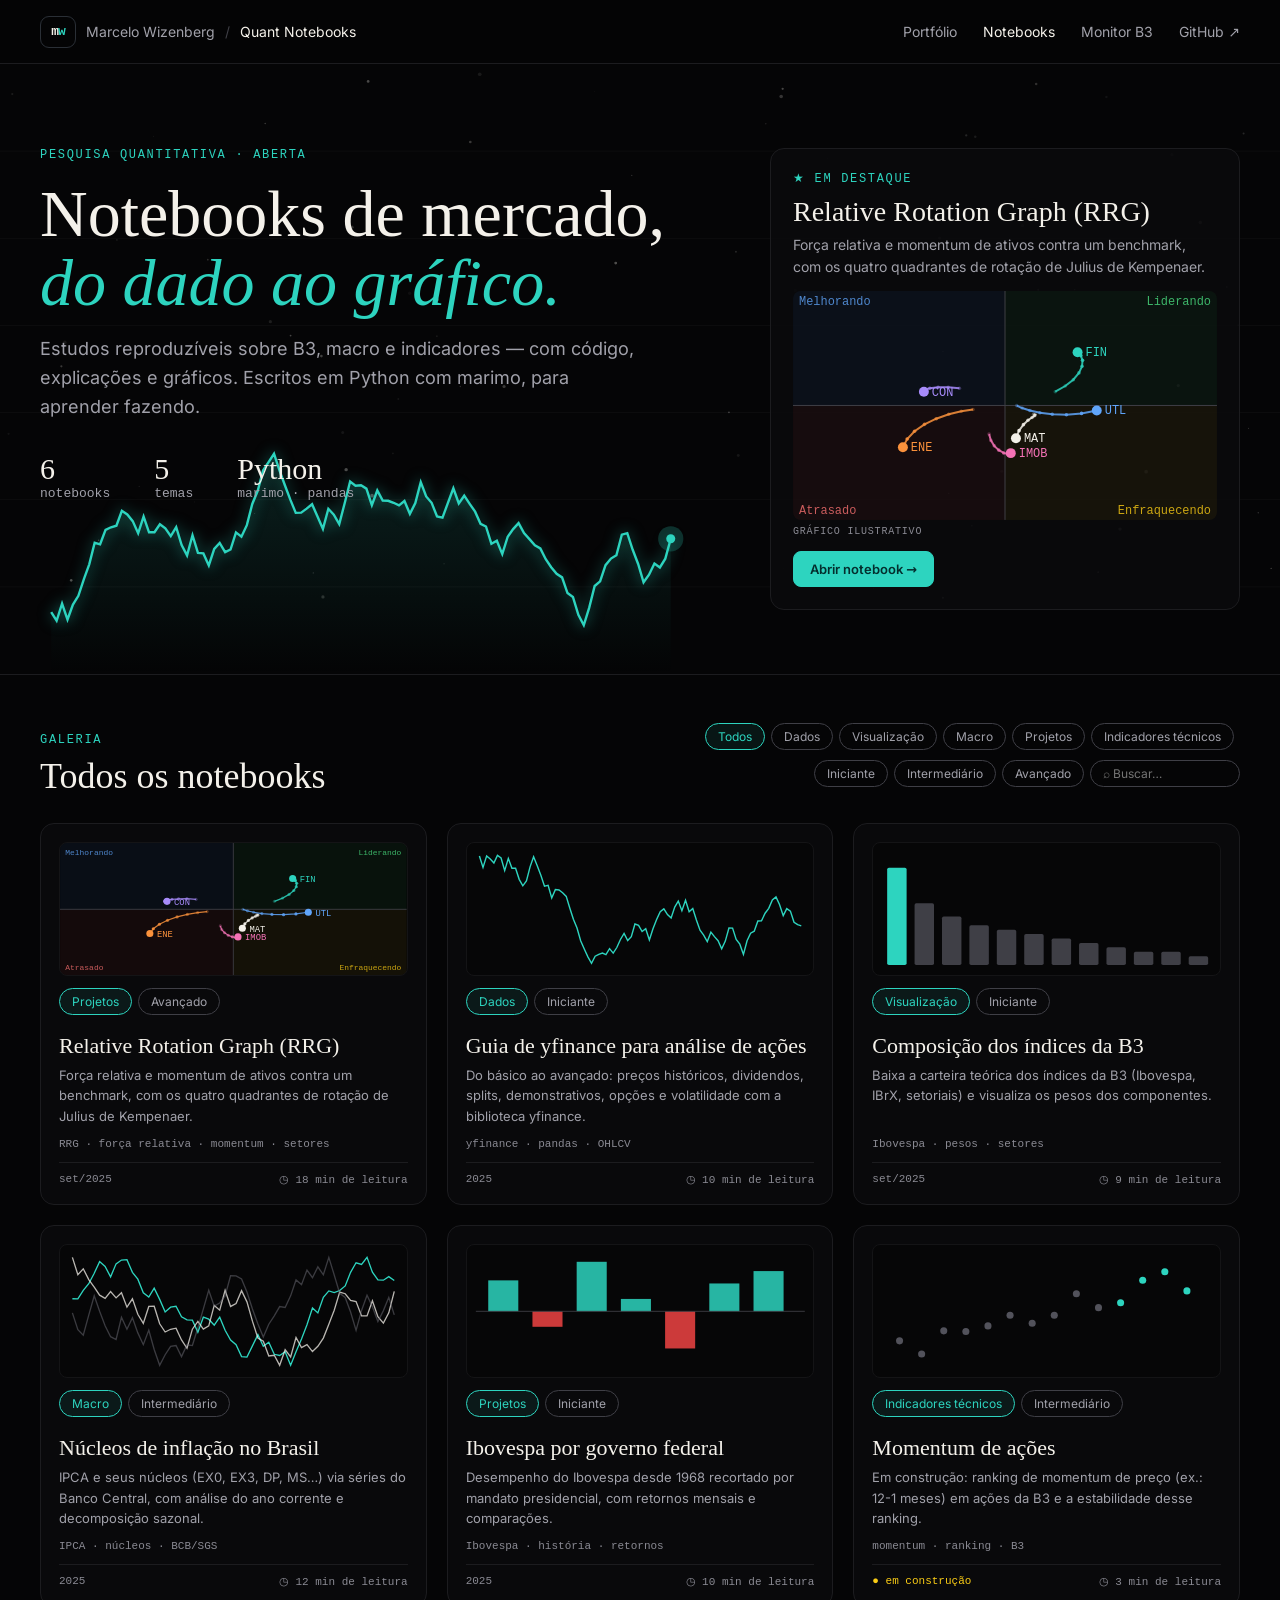
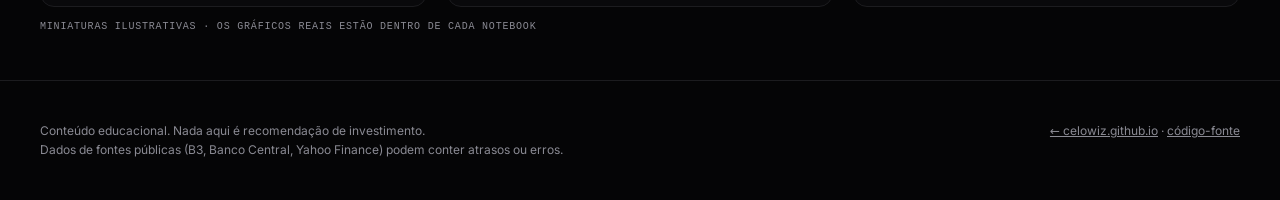
<file: index.html>
<!doctype html>
<html lang="pt-BR"><head><meta charset="utf-8"><meta name="viewport" content="width=device-width,initial-scale=1">
<title>Quant Notebooks · Marcelo Wizenberg</title>
<meta name="description" content="Notebooks educacionais de pesquisa quantitativa sobre B3, macro e indicadores, com código aberto em Python (marimo).">
<link rel="canonical" href="https://celowiz.github.io/quant-notebooks/">
<meta property="og:type" content="website"><meta property="og:site_name" content="Marcelo Wizenberg"><meta property="og:title" content="Quant Notebooks · Marcelo Wizenberg"><meta property="og:description" content="Notebooks educacionais de pesquisa quantitativa sobre B3, macro e indicadores, com código aberto em Python (marimo)."><meta property="og:url" content="https://celowiz.github.io/quant-notebooks/"><meta property="og:image" content="https://celowiz.github.io/quant-notebooks/og.png"><meta property="og:image:type" content="image/png"><meta property="og:image:width" content="1200"><meta property="og:image:height" content="630"><meta property="og:image:alt" content="Quant Notebooks · celowiz.github.io/quant-notebooks"><meta property="og:locale" content="pt_BR">
<meta name="twitter:card" content="summary_large_image"><meta name="twitter:creator" content="@marcelo_wz"><meta name="twitter:title" content="Quant Notebooks · Marcelo Wizenberg"><meta name="twitter:description" content="Notebooks educacionais de pesquisa quantitativa sobre B3, macro e indicadores, com código aberto em Python (marimo)."><meta name="twitter:image" content="https://celowiz.github.io/quant-notebooks/og.png"><meta name="twitter:image:alt" content="Quant Notebooks · celowiz.github.io/quant-notebooks">
<link rel="stylesheet" href="assets/qn.css?v=4"><link rel="stylesheet" href="assets/home.css?v=4"><!--qn-ga--><link rel="icon" href="favicon.ico" sizes="48x48"><link rel="icon" type="image/svg+xml" href="favicon.svg"><link rel="icon" type="image/png" sizes="32x32" href="favicon-32.png"><link rel="apple-touch-icon" href="apple-touch-icon.png"><script async src="https://www.googletagmanager.com/gtag/js?id=G-QCBFGR39WG"></script><script>window.dataLayer=window.dataLayer||[];function gtag(){dataLayer.push(arguments)}gtag('js',new Date());gtag('set',{content_group:'quant-notebooks',notebook:'home'});gtag('config','G-QCBFGR39WG');</script><script defer src="assets/ga.js?v=4"></script><!--/qn-ga-->
</head><body>
<header class="qn-nav"><a class="qn-logo" href="https://celowiz.github.io/"><span class="mw">m<b>w</b></span><span class="hide-sm">Marcelo Wizenberg</span><span class="sep hide-sm">/</span><span class="cur">Quant Notebooks</span></a>
<nav class="qn-links"><a href="https://celowiz.github.io/">Portfólio</a><a class="on" href="#galeria">Notebooks</a><a class="hide-sm" href="https://celowiz.github.io/monitor-b3/">Monitor B3</a><a href="https://github.com/celowiz/quant-notebooks" target="_blank" rel="noopener">GitHub ↗</a></nav></header>
<section class="hero"><canvas id="hero-bg" aria-hidden="true"></canvas>
<div class="hero-in"><div><div class="eyebrow">Pesquisa quantitativa · aberta</div>
<h1>Notebooks de mercado,<br><i>do dado ao gráfico.</i></h1>
<p>Estudos reproduzíveis sobre B3, macro e indicadores — com código, explicações e gráficos. Escritos em Python com marimo, para aprender fazendo.</p>
<div class="stats"><div><b>6</b>notebooks</div><div><b>5</b>temas</div><div><b>Python</b>marimo · pandas</div></div></div>
<a class="feat" href="notebooks/projects/rrg.html"><div class="eyebrow">★ Em destaque</div><h2>Relative Rotation Graph (RRG)</h2><p style="color:var(--mut)">Força relativa e momentum de ativos contra um benchmark, com os quatro quadrantes de rotação de Julius de Kempenaer.</p>
<svg id="feat-svg" viewBox="0 0 426 230" aria-hidden="true"></svg><div class="ill" style="margin-top:6px">gráfico ilustrativo</div>
<div style="margin-top:14px"><span class="btn p">Abrir notebook →</span></div></a></div></section>
<main class="wrap" id="galeria"><div class="ghead"><div><div class="eyebrow">Galeria</div><h2>Todos os notebooks</h2></div>
<div class="filters"><div class="row"><button class="chip on" data-theme-f="Todos">Todos</button><button class="chip" data-theme-f="Dados">Dados</button><button class="chip" data-theme-f="Visualização">Visualização</button><button class="chip" data-theme-f="Macro">Macro</button><button class="chip" data-theme-f="Projetos">Projetos</button><button class="chip" data-theme-f="Indicadores técnicos">Indicadores técnicos</button></div>
<div class="row"><button class="chip" data-level-f="Iniciante">Iniciante</button><button class="chip" data-level-f="Intermediário">Intermediário</button><button class="chip" data-level-f="Avançado">Avançado</button><input id="q" class="search" type="search" placeholder="⌕ Buscar…" aria-label="Buscar notebooks"></div></div></div>
<div class="grid"><a class="card" href="notebooks/projects/rrg.html" data-theme="Projetos" data-level="Avançado" data-search="relative rotation graph (rrg) forca relativa e momentum de ativos contra um benchmark, com os quatro quadrantes de rotacao de julius de kempenaer. projetos avancado rrg forca relativa momentum setores">
<svg viewBox="0 0 392 150" data-kind="rrg" aria-hidden="true"></svg>
<div style="margin-top:12px"><span class="chip on static">Projetos</span><span class="chip static">Avançado</span></div>
<h3>Relative Rotation Graph (RRG)</h3><p>Força relativa e momentum de ativos contra um benchmark, com os quatro quadrantes de rotação de Julius de Kempenaer.</p><div class="tags">RRG · força relativa · momentum · setores</div>
<div class="meta"><span>set/2025</span><span>◷ 18 min de leitura</span></div></a><a class="card" href="notebooks/data_extractor/yfinance_guide.html" data-theme="Dados" data-level="Iniciante" data-search="guia de yfinance para analise de acoes do basico ao avancado: precos historicos, dividendos, splits, demonstrativos, opcoes e volatilidade com a biblioteca yfinance. dados iniciante yfinance pandas ohlcv">
<svg viewBox="0 0 392 150" data-kind="line" aria-hidden="true"></svg>
<div style="margin-top:12px"><span class="chip on static">Dados</span><span class="chip static">Iniciante</span></div>
<h3>Guia de yfinance para análise de ações</h3><p>Do básico ao avançado: preços históricos, dividendos, splits, demonstrativos, opções e volatilidade com a biblioteca yfinance.</p><div class="tags">yfinance · pandas · OHLCV</div>
<div class="meta"><span>2025</span><span>◷ 10 min de leitura</span></div></a><a class="card" href="notebooks/data_visualization/b3_index_composition.html" data-theme="Visualização" data-level="Iniciante" data-search="composicao dos indices da b3 baixa a carteira teorica dos indices da b3 (ibovespa, ibrx, setoriais) e visualiza os pesos dos componentes. visualizacao iniciante ibovespa pesos setores">
<svg viewBox="0 0 392 150" data-kind="bars" aria-hidden="true"></svg>
<div style="margin-top:12px"><span class="chip on static">Visualização</span><span class="chip static">Iniciante</span></div>
<h3>Composição dos índices da B3</h3><p>Baixa a carteira teórica dos índices da B3 (Ibovespa, IBrX, setoriais) e visualiza os pesos dos componentes.</p><div class="tags">Ibovespa · pesos · setores</div>
<div class="meta"><span>set/2025</span><span>◷ 9 min de leitura</span></div></a><a class="card" href="notebooks/macroeconomics/br_core_inflation.html" data-theme="Macro" data-level="Intermediário" data-search="nucleos de inflacao no brasil ipca e seus nucleos (ex0, ex3, dp, ms…) via series do banco central, com analise do ano corrente e decomposicao sazonal. macro intermediario ipca nucleos bcb/sgs">
<svg viewBox="0 0 392 150" data-kind="multi" aria-hidden="true"></svg>
<div style="margin-top:12px"><span class="chip on static">Macro</span><span class="chip static">Intermediário</span></div>
<h3>Núcleos de inflação no Brasil</h3><p>IPCA e seus núcleos (EX0, EX3, DP, MS…) via séries do Banco Central, com análise do ano corrente e decomposição sazonal.</p><div class="tags">IPCA · núcleos · BCB/SGS</div>
<div class="meta"><span>2025</span><span>◷ 12 min de leitura</span></div></a><a class="card" href="notebooks/projects/ibov_por_governo.html" data-theme="Projetos" data-level="Iniciante" data-search="ibovespa por governo federal desempenho do ibovespa desde 1968 recortado por mandato presidencial, com retornos mensais e comparacoes. projetos iniciante ibovespa historia retornos">
<svg viewBox="0 0 392 150" data-kind="gov" aria-hidden="true"></svg>
<div style="margin-top:12px"><span class="chip on static">Projetos</span><span class="chip static">Iniciante</span></div>
<h3>Ibovespa por governo federal</h3><p>Desempenho do Ibovespa desde 1968 recortado por mandato presidencial, com retornos mensais e comparações.</p><div class="tags">Ibovespa · história · retornos</div>
<div class="meta"><span>2025</span><span>◷ 10 min de leitura</span></div></a><a class="card" href="notebooks/technical_indicators/stocks_momentum.html" data-theme="Indicadores técnicos" data-level="Intermediário" data-search="momentum de acoes em construcao: ranking de momentum de preco (ex.: 12-1 meses) em acoes da b3 e a estabilidade desse ranking. indicadores tecnicos intermediario momentum ranking b3">
<svg viewBox="0 0 392 150" data-kind="mom" aria-hidden="true"></svg>
<div style="margin-top:12px"><span class="chip on static">Indicadores técnicos</span><span class="chip static">Intermediário</span></div>
<h3>Momentum de ações</h3><p>Em construção: ranking de momentum de preço (ex.: 12-1 meses) em ações da B3 e a estabilidade desse ranking.</p><div class="tags">momentum · ranking · B3</div>
<div class="meta"><span class="draft">● em construção</span><span>◷ 3 min de leitura</span></div></a></div><p class="empty" id="empty">Nenhum notebook com esses filtros.</p>
<div class="ill" style="margin-top:14px">miniaturas ilustrativas · os gráficos reais estão dentro de cada notebook</div></main>
<footer><p class="disclaimer">Conteúdo educacional. Nada aqui é recomendação de investimento.<br>Dados de fontes públicas (B3, Banco Central, Yahoo Finance) podem conter atrasos ou erros.</p>
<p class="disclaimer"><a href="https://celowiz.github.io/">← celowiz.github.io</a> · <a href="https://github.com/celowiz/quant-notebooks">código-fonte</a></p></footer>
<script src="assets/previews.js?v=4"></script><script src="assets/home.js?v=4"></script>
</body></html>
</file>
<file: assets/qn.css>
@font-face{font-family:Inter;src:url(inter.woff2) format('woff2-variations');font-weight:100 900;font-display:swap}
:root{--ink:#050506;--paper:#f4f1ea;--teal:#2dd4bf;--gr:#3f3f46;--mut:#a1a1aa;--dim:#8a8a93;--line:#1c1c1f;--qcard:#09090b;--serif:"Iowan Old Style","Palatino Linotype",Palatino,Georgia,serif;--mono:ui-monospace,SFMono-Regular,Menlo,Consolas,monospace}
*{box-sizing:border-box}
body{margin:0;background:var(--ink);color:var(--paper);font-family:Inter,system-ui,sans-serif;-webkit-font-smoothing:antialiased}
a{color:inherit}
.qn-nav{display:flex;align-items:center;justify-content:space-between;gap:16px;height:64px;padding:0 40px;border-bottom:1px solid var(--line);background:rgba(5,5,6,.92);backdrop-filter:blur(8px)}
.qn-logo{display:flex;align-items:center;gap:10px;font-size:14px;color:var(--mut);text-decoration:none;min-width:0;white-space:nowrap;overflow:hidden;text-overflow:ellipsis}
.qn-logo .sep{color:var(--gr)}.qn-logo .cur{color:var(--paper)}
.mw{flex:none;white-space:nowrap;width:36px;height:32px;border:1px solid #2a2f36;border-radius:9px;display:flex;align-items:center;justify-content:center;font:700 13px var(--mono);letter-spacing:-1px;color:var(--paper)}.mw b{color:var(--teal)}
.qn-links{display:flex;gap:26px;font-size:14px;white-space:nowrap}.qn-links a{color:var(--mut);text-decoration:none}.qn-links a:hover,.qn-links a.on{color:var(--paper)}
.eyebrow{font:12px var(--mono);letter-spacing:.14em;color:var(--teal);text-transform:uppercase}
h1,h2,h3{font-family:var(--serif);font-weight:400;margin:0}
.chip{display:inline-flex;align-items:center;border:1px solid var(--gr);border-radius:99px;padding:5px 12px;font:12px Inter,sans-serif;color:var(--mut);margin:0 6px 6px 0;background:none;cursor:pointer}
.chip:hover{color:var(--paper)}.chip.on{border-color:var(--teal);color:var(--teal);background:rgba(45,212,191,.08)}
.chip.static{cursor:default}
.ill{font:10px var(--mono);color:var(--dim);letter-spacing:.08em;text-transform:uppercase}
.btn{display:inline-flex;align-items:center;gap:6px;border:1px solid var(--gr);padding:9px 16px;border-radius:8px;font-size:13px;color:var(--paper);text-decoration:none;background:none;cursor:pointer}
.btn:hover{border-color:var(--mut)}.btn.p{background:var(--teal);color:#042f2e;border-color:var(--teal);font-weight:600}
.disclaimer{font-size:12px;color:var(--dim);line-height:1.6}
@media (max-width:720px){.qn-nav{padding:0 16px}.qn-logo .hide-sm{display:none}.qn-links{gap:14px;font-size:13px}.qn-links .hide-sm{display:none}}
</file>
<file: assets/home.css>
.hero{position:relative;min-height:600px;border-bottom:1px solid var(--line);overflow:hidden;padding:84px 40px 64px}
.hero canvas{position:absolute;inset:0;width:100%;height:100%}
.hero-in{position:relative;display:grid;grid-template-columns:minmax(0,1fr) 470px;gap:48px;max-width:1360px;margin:0 auto;align-items:start}
.hero h1{font-size:clamp(40px,5.2vw,66px);line-height:1.04;margin:18px 0}.hero h1 i{color:var(--teal)}
.hero p{color:var(--mut);font-size:18px;line-height:1.6;max-width:600px}
.stats{display:flex;gap:44px;margin-top:30px;font:13px var(--mono);color:var(--mut)}.stats b{display:block;font:400 30px var(--serif);color:var(--paper)}
.feat{display:block;text-decoration:none;border:1px solid var(--line);background:rgba(10,10,12,.86);border-radius:14px;padding:22px;transition:border-color .2s}
.feat:hover{border-color:#2f2f35}.feat h2{font-size:28px;margin:10px 0 6px}.feat p{font-size:14px;margin:0 0 12px}
.feat svg{width:100%;height:auto;display:block;border-radius:8px}
.wrap{max-width:1360px;margin:0 auto;padding:48px 40px}
.ghead{display:flex;justify-content:space-between;align-items:flex-end;gap:24px;flex-wrap:wrap}.ghead h2{font-size:36px;margin-top:8px}
.filters{text-align:right}.filters .row{margin-bottom:4px}
.search{background:none;border:1px solid var(--gr);border-radius:99px;padding:5px 12px;color:var(--paper);font:12px Inter,sans-serif;width:150px;outline:none}.search:focus{border-color:var(--teal)}
.grid{display:grid;grid-template-columns:repeat(auto-fill,minmax(320px,1fr));gap:20px;margin-top:26px}
.card{display:flex;flex-direction:column;text-decoration:none;border:1px solid var(--line);border-radius:14px;padding:18px;background:var(--qcard);transition:border-color .2s,transform .2s}
.card:hover{border-color:#2f2f35;transform:translateY(-2px)}
.card svg{width:100%;height:auto;background:#060607;border-radius:8px;border:1px solid #141416}
.card h3{font-size:22px;margin:12px 0 6px}.card p{color:var(--mut);font-size:13px;line-height:1.55;margin:0 0 12px;flex:1}
.tags{font:11px var(--mono);color:var(--dim)}
.meta{display:flex;justify-content:space-between;font:11px var(--mono);color:var(--dim);margin-top:12px;border-top:1px solid var(--line);padding-top:10px}
.draft{color:#facc15}
.empty{color:var(--mut);padding:40px 0;display:none}
footer{border-top:1px solid var(--line);padding:28px 40px;display:flex;justify-content:space-between;gap:20px;flex-wrap:wrap;max-width:1360px;margin:0 auto}
@media (max-width:1060px){.hero-in{grid-template-columns:1fr}.feat{max-width:560px}}
@media (max-width:720px){.hero{padding:48px 16px;min-height:0}.wrap{padding:36px 16px}.stats{gap:24px}.filters{text-align:left}footer{padding:24px 16px}.hero p{font-size:16px}}
</file>
